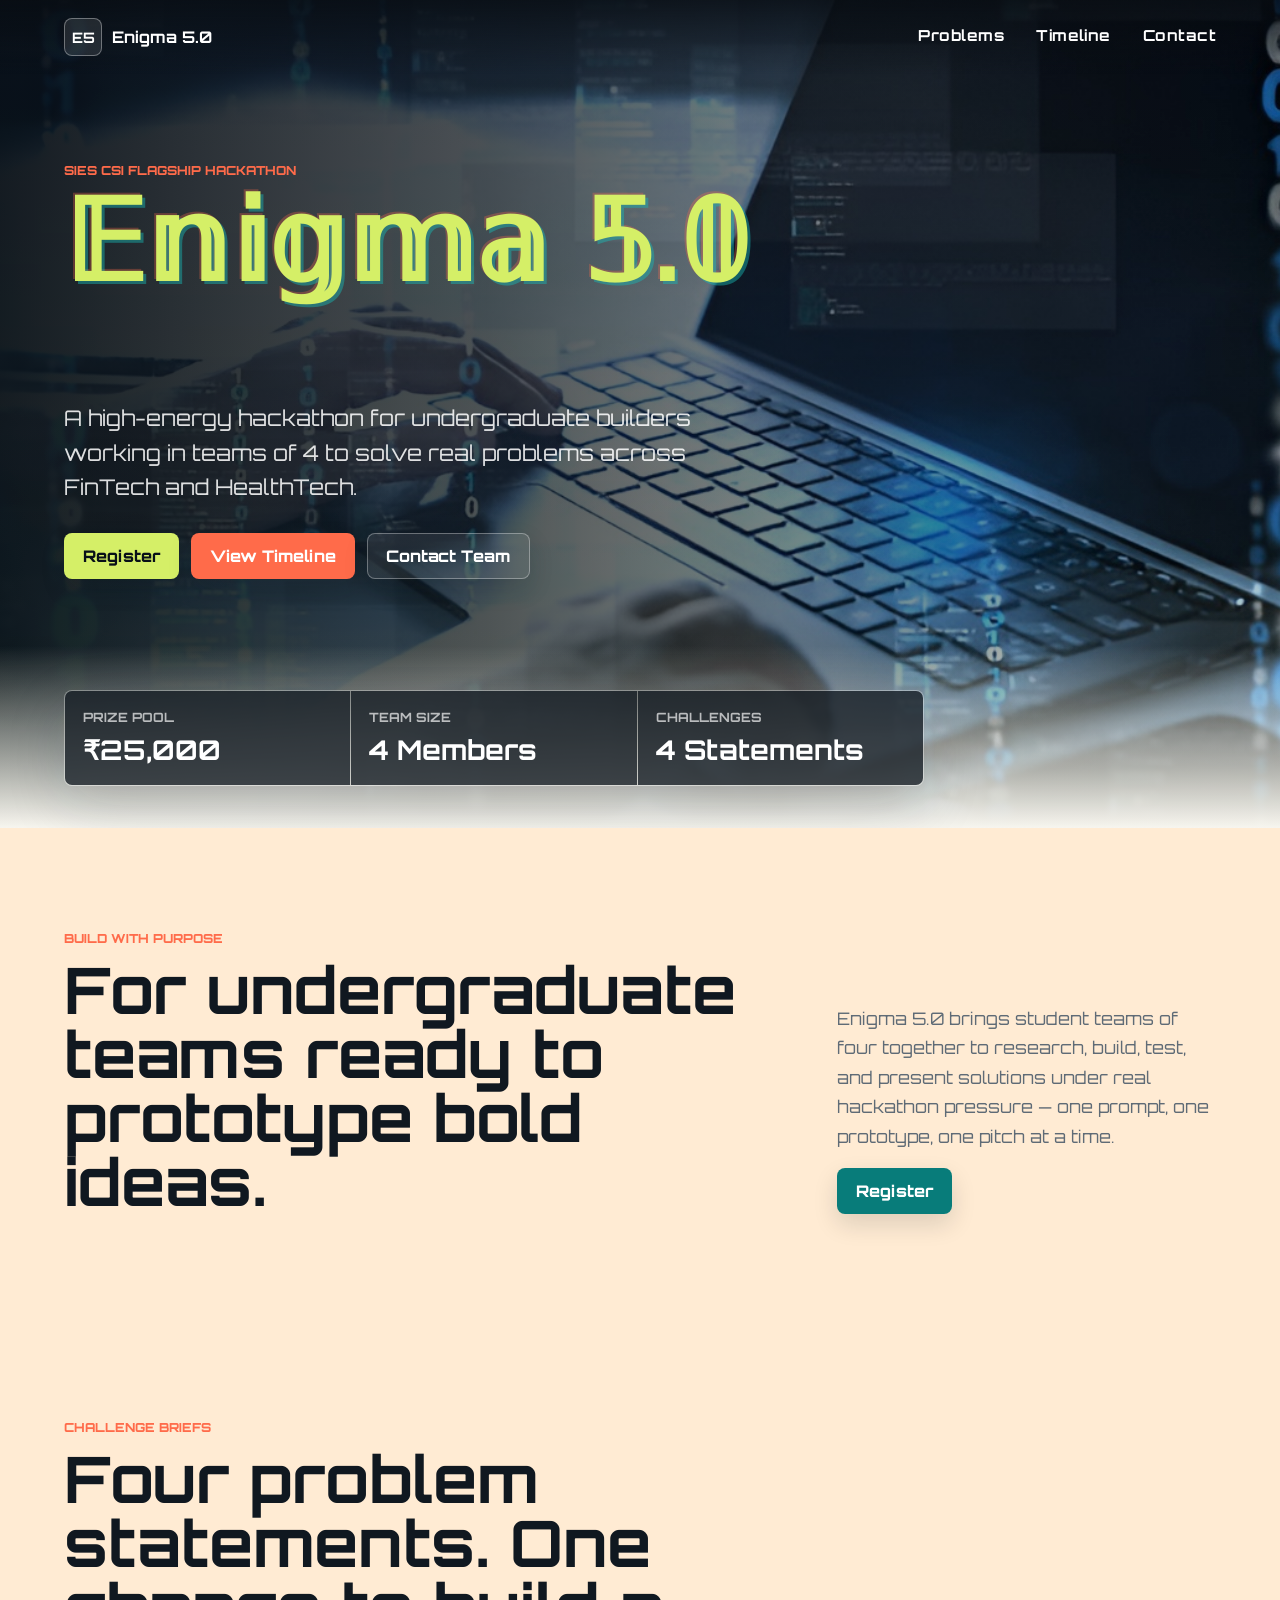
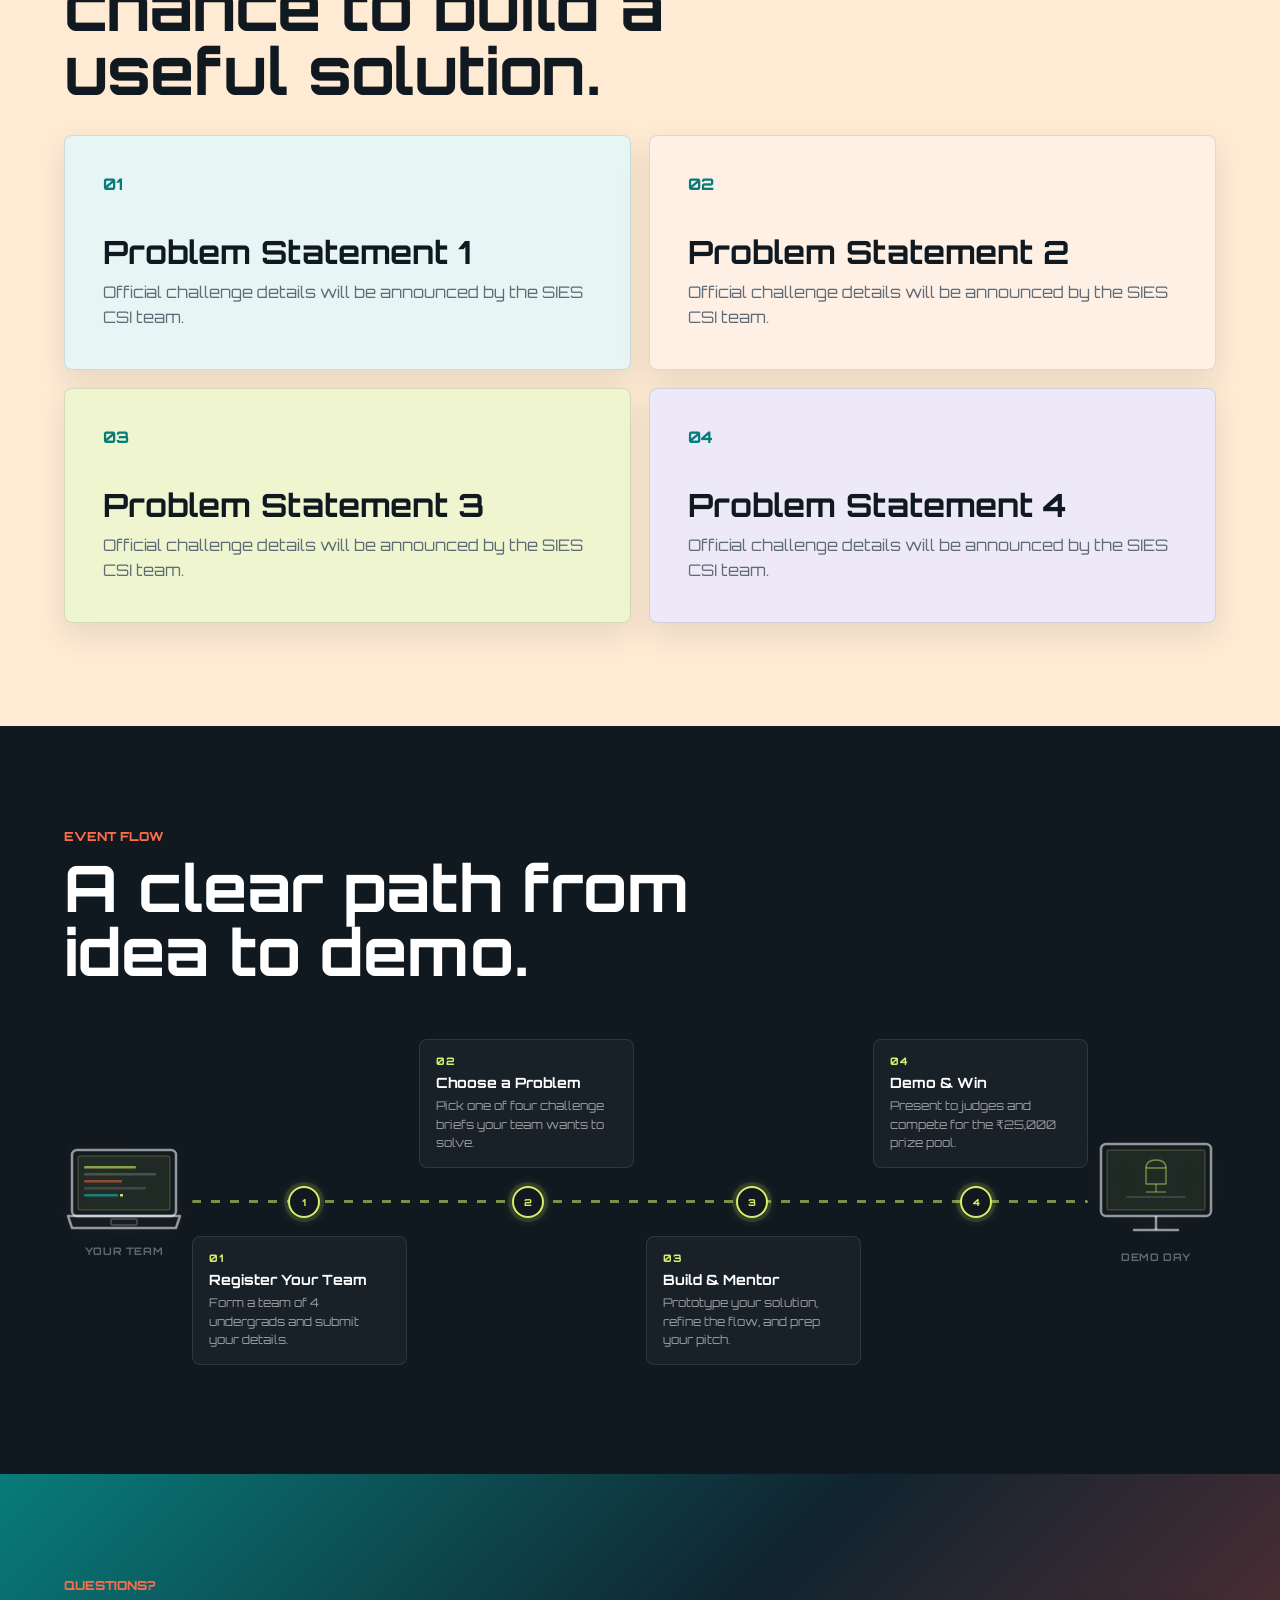
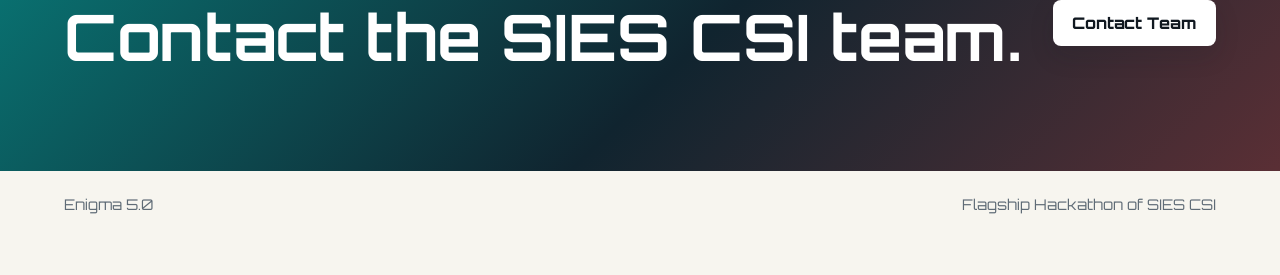
<file: index.html>
<!DOCTYPE html>
<html lang="en">
<head>
  <meta charset="UTF-8">
  <meta name="viewport" content="width=device-width, initial-scale=1.0">
  <title>Enigma 5.0 | SIES CSI Hackathon</title>
  <link rel="preconnect" href="https://fonts.googleapis.com">
  <link rel="preconnect" href="https://fonts.gstatic.com" crossorigin>
  <link href="https://fonts.googleapis.com/css2?family=Orbitron:wght@400;500;600;700;800&display=swap" rel="stylesheet">
  <link rel="stylesheet" href="styles.css">
</head>
<body>
  <header class="site-header">
    <a class="brand" href="#home" aria-label="Enigma 5.0 home">
      <span class="brand-mark">E5</span>
      <span>Enigma 5.0</span>
    </a>
    <nav class="nav-links" aria-label="Primary navigation">
      <a href="#tracks">Problems</a>
      <a href="#timeline">Timeline</a>
      <a href="#contact">Contact</a>
    </nav>
  </header>
 
  <main>
    <section class="hero" id="home">
      <div class="hero-content">
        <p class="eyebrow">SIES CSI flagship hackathon</p>
        <h1 class="decode-text" data-decode-text="𝔼𝕟𝕚𝕘𝕞𝕒 𝟝.𝟘">𝔼𝕟𝕚𝕘𝕞𝕒 𝟝.𝟘<span class="decode-cursor" aria-hidden="true"></span></h1>
        <p class="hero-copy">
          A high-energy hackathon for undergraduate builders working in teams of 4 to solve real problems across FinTech and HealthTech.
        </p>
        <div class="hero-actions" aria-label="Event actions">
          <a class="button primary" href="register.html">Register</a>
          <a class="button secondary" href="#timeline">View Timeline</a>
          <a class="button ghost" href="#contact">Contact Team</a>
        </div>
      </div>
      <div class="hero-stats" aria-label="Event highlights">
        <div>
          <span>Prize Pool</span>
          <strong>&#8377;25,000</strong>
        </div>
        <div>
          <span>Team Size</span>
          <strong>4 Members</strong>
        </div>
        <div>
          <span>Challenges</span>
          <strong>4 Statements</strong>
        </div>
      </div>
    </section>
 
    <section class="section intro" id="register">
      <div class="section-heading reveal">
        <p class="eyebrow">Build with purpose</p>
        <h2>For undergraduate teams ready to prototype bold ideas.</h2>
      </div>
      <div class="intro-copy reveal-left">
        <p>
          Enigma 5.0 brings student teams of four together to research, build, test, and present solutions under real hackathon pressure — one prompt, one prototype, one pitch at a time.
        </p>
        <a class="button primary dark" href="register.html">Register</a>
      </div>
    </section>
 
    <section class="section" id="tracks">
      <div class="section-heading reveal">
        <p class="eyebrow">Challenge Briefs</p>
        <h2>Four problem statements. One chance to build a useful solution.</h2>
      </div>
      <div class="problem-grid stagger-grid">
        <article class="problem-card reveal-scale" tabindex="0">
          <span class="track-number">01</span>
          <h3>Problem Statement 1</h3>
          <p>Official challenge details will be announced by the SIES CSI team.</p>
          <div class="problem-details">
            <p>The complete challenge brief, expected outcomes, and supporting resources will be published here.</p>
            <div class="problem-meta">
              <span>Scope <strong>To be announced</strong></span>
              <span>Evaluation <strong>To be announced</strong></span>
            </div>
          </div>
        </article>
        <article class="problem-card reveal-scale" tabindex="0">
          <span class="track-number">02</span>
          <h3>Problem Statement 2</h3>
          <p>Official challenge details will be announced by the SIES CSI team.</p>
          <div class="problem-details">
            <p>The complete challenge brief, expected outcomes, and supporting resources will be published here.</p>
            <div class="problem-meta">
              <span>Scope <strong>To be announced</strong></span>
              <span>Evaluation <strong>To be announced</strong></span>
            </div>
          </div>
        </article>
        <article class="problem-card reveal-scale" tabindex="0">
          <span class="track-number">03</span>
          <h3>Problem Statement 3</h3>
          <p>Official challenge details will be announced by the SIES CSI team.</p>
          <div class="problem-details">
            <p>The complete challenge brief, expected outcomes, and supporting resources will be published here.</p>
            <div class="problem-meta">
              <span>Scope <strong>To be announced</strong></span>
              <span>Evaluation <strong>To be announced</strong></span>
            </div>
          </div>
        </article>
        <article class="problem-card reveal-scale" tabindex="0">
          <span class="track-number">04</span>
          <h3>Problem Statement 4</h3>
          <p>Official challenge details will be announced by the SIES CSI team.</p>
          <div class="problem-details">
            <p>The complete challenge brief, expected outcomes, and supporting resources will be published here.</p>
            <div class="problem-meta">
              <span>Scope <strong>To be announced</strong></span>
              <span>Evaluation <strong>To be announced</strong></span>
            </div>
          </div>
        </article>
        <div class="problem-detail-panel" aria-live="polite"></div>
      </div>
    </section>
 
    <section class="timeline-section" id="timeline">
      <div class="section-heading reveal">
        <p class="eyebrow">Event Flow</p>
        <h2>A clear path from idea to demo.</h2>
      </div>

      <div class="rig-wrap">

        <!-- Left device: Laptop -->
        <figure class="rig-device rig-laptop" aria-hidden="true">
          <svg class="rig-svg" viewBox="0 0 120 88" fill="none" xmlns="http://www.w3.org/2000/svg">
            <rect x="8" y="4" width="104" height="66" rx="5" stroke="currentColor" stroke-width="2.5"/>
            <rect x="14" y="10" width="92" height="54" rx="2" fill="rgba(213,239,103,0.07)" stroke="rgba(213,239,103,0.28)" stroke-width="1"/>
            <rect x="20" y="20" width="52" height="2.5" rx="1" fill="rgba(213,239,103,0.6)"/>
            <rect x="20" y="27" width="72" height="2.5" rx="1" fill="rgba(255,255,255,0.18)"/>
            <rect x="20" y="34" width="38" height="2.5" rx="1" fill="rgba(255,107,74,0.5)"/>
            <rect x="20" y="41" width="62" height="2.5" rx="1" fill="rgba(255,255,255,0.14)"/>
            <rect x="20" y="48" width="34" height="2.5" rx="1" fill="rgba(24,183,179,0.6)"/>
            <rect x="56" y="48" width="3" height="2.5" rx="0.5" fill="rgba(213,239,103,0.95)" class="rig-cursor"/>
            <path d="M4 70 L116 70 L112 82 L8 82 Z" stroke="currentColor" stroke-width="2.5" stroke-linejoin="round"/>
            <rect x="47" y="73" width="26" height="6" rx="1.5" stroke="currentColor" stroke-width="1.5" opacity="0.45"/>
          </svg>
          <figcaption>Your Team</figcaption>
        </figure>

        <!-- Wire track with step nodes -->
        <div class="rig-track">
          <!-- Cards above wire: steps 2 & 4 -->
          <div class="rig-row rig-top">
            <div class="rig-slot"></div>
            <div class="rig-slot">
              <div class="rig-card reveal">
                <span class="rig-num">02</span>
                <strong>Choose a Problem</strong>
                <p>Pick one of four challenge briefs your team wants to solve.</p>
              </div>
            </div>
            <div class="rig-slot"></div>
            <div class="rig-slot">
              <div class="rig-card reveal">
                <span class="rig-num">04</span>
                <strong>Demo &amp; Win</strong>
                <p>Present to judges and compete for the &#8377;25,000 prize pool.</p>
              </div>
            </div>
          </div>

          <!-- The cable with 4 nodes -->
          <div class="rig-cable">
            <div class="cable-line"></div>
            <div class="cable-nodes">
              <div class="cable-node" data-step="1"></div>
              <div class="cable-node" data-step="2"></div>
              <div class="cable-node" data-step="3"></div>
              <div class="cable-node" data-step="4"></div>
            </div>
          </div>

          <!-- Cards below wire: steps 1 & 3 -->
          <div class="rig-row rig-bottom">
            <div class="rig-slot">
              <div class="rig-card reveal">
                <span class="rig-num">01</span>
                <strong>Register Your Team</strong>
                <p>Form a team of 4 undergrads and submit your details.</p>
              </div>
            </div>
            <div class="rig-slot"></div>
            <div class="rig-slot">
              <div class="rig-card reveal">
                <span class="rig-num">03</span>
                <strong>Build &amp; Mentor</strong>
                <p>Prototype your solution, refine the flow, and prep your pitch.</p>
              </div>
            </div>
            <div class="rig-slot"></div>
          </div>
        </div>

        <!-- Right device: Monitor -->
        <figure class="rig-device rig-monitor" aria-hidden="true">
          <svg class="rig-svg" viewBox="0 0 120 100" fill="none" xmlns="http://www.w3.org/2000/svg">
            <rect x="5" y="4" width="110" height="72" rx="5" stroke="currentColor" stroke-width="2.5"/>
            <rect x="11" y="10" width="98" height="60" rx="2" fill="rgba(213,239,103,0.07)" stroke="rgba(213,239,103,0.28)" stroke-width="1"/>
            <!-- Trophy icon area -->
            <path d="M50 28 L50 44 L70 44 L70 28 Z" stroke="rgba(213,239,103,0.5)" stroke-width="1.5" stroke-linejoin="round"/>
            <path d="M50 28 Q50 20 60 20 Q70 20 70 28" stroke="rgba(213,239,103,0.5)" stroke-width="1.5"/>
            <line x1="60" y1="44" x2="60" y2="52" stroke="rgba(213,239,103,0.4)" stroke-width="1.5"/>
            <line x1="50" y1="52" x2="70" y2="52" stroke="rgba(213,239,103,0.4)" stroke-width="1.5"/>
            <rect x="30" y="56" width="60" height="2" rx="1" fill="rgba(255,255,255,0.12)"/>
            <!-- Stand -->
            <line x1="60" y1="76" x2="60" y2="90" stroke="currentColor" stroke-width="2.5"/>
            <line x1="38" y1="90" x2="82" y2="90" stroke="currentColor" stroke-width="2.5" stroke-linecap="round"/>
          </svg>
          <figcaption>Demo Day</figcaption>
        </figure>

      </div>

      <!-- Mobile-only: zigzag road timeline -->
      <div class="mobile-timeline" aria-label="Event steps">

        <div class="mt-step mt-right">
          <div class="mt-node">01</div>
          <div class="mt-connector mt-connector-right"></div>
          <div class="mt-card">
            <strong>Register Your Team</strong>
            <p>Form a team of 4 undergrads and submit your details.</p>
          </div>
        </div>

        <div class="mt-curve mt-curve-r2l"></div>

        <div class="mt-step mt-left">
          <div class="mt-card">
            <strong>Choose a Problem</strong>
            <p>Pick one of four challenge briefs your team wants to solve.</p>
          </div>
          <div class="mt-connector mt-connector-left"></div>
          <div class="mt-node">02</div>
        </div>

        <div class="mt-curve mt-curve-l2r"></div>

        <div class="mt-step mt-right">
          <div class="mt-node">03</div>
          <div class="mt-connector mt-connector-right"></div>
          <div class="mt-card">
            <strong>Build &amp; Mentor</strong>
            <p>Prototype your solution, refine the flow, and prep your pitch.</p>
          </div>
        </div>

        <div class="mt-curve mt-curve-r2l"></div>

        <div class="mt-step mt-left">
          <div class="mt-card">
            <strong>Demo &amp; Win</strong>
            <p>Present to judges and compete for the &#8377;25,000 prize pool.</p>
          </div>
          <div class="mt-connector mt-connector-left"></div>
          <div class="mt-node">04</div>
        </div>

      </div>

    </section>
 
    <section class="contact-band" id="contact">
      <div class="reveal-left">
        <p class="eyebrow">Questions?</p>
        <h2>Contact the SIES CSI team.</h2>
      </div>
      <div class="contact-menu reveal">
        <a class="button secondary light" href="mailto:siescsi@example.com?subject=Enigma%205.0%20Query">Contact Team</a>
        <aside class="contact-popover" aria-label="Enigma 5.0 contact details">
          <p class="contact-popover-title">Contact Coordinators</p>
          <div class="contact-details">
            <div class="contact-detail">
              <span>Coordinator 1</span>
              <strong>Phone: TBA</strong>
            </div>
            <div class="contact-detail">
              <span>Coordinator 2</span>
              <strong>Phone: TBA</strong>
            </div>
            <div class="contact-detail">
              <span>Coordinator 3</span>
              <strong>Phone: TBA</strong>
            </div>
            <a class="contact-detail contact-email" href="mailto:siescsi@example.com?subject=Enigma%205.0%20Query">
              <span>Email</span>
              <strong>siescsi@example.com</strong>
            </a>
          </div>
        </aside>
      </div>
    </section>
  </main>
 
  <footer class="site-footer">
    <span>Enigma 5.0</span>
    <span>Flagship Hackathon of SIES CSI</span>
  </footer>
 
  <script>
    const prefersReducedMotion = window.matchMedia("(prefers-reduced-motion: reduce)").matches;
 
    /*
      Decode effect: the hero headline resolves out of scrambled cipher
      characters, one letter at a time, echoing the "Enigma" theme from the
      brief. Skipped entirely if the visitor prefers reduced motion.
    */
    (function decodeHeadline() {
      const heading = document.querySelector(".decode-text");
      if (!heading) return;
 
      const finalText = heading.getAttribute("data-decode-text") || heading.textContent.trim();
      // Array.from keeps double-struck Unicode characters intact while decoding.
      const characters = Array.from(finalText);
      const cursor = heading.querySelector(".decode-cursor");
      const glyphs = "ABCDEFGHIJKLMNOPQRSTUVWXYZ0123456789#%&*+";
 
      if (prefersReducedMotion) {
        heading.textContent = finalText;
        if (cursor) heading.appendChild(cursor);
        return;
      }
 
      let frame = 0;
      const framesPerReveal = 3;
      let revealed = 0;
      heading.classList.add("is-decoding");
 
      const tick = () => {
        let output = "";
        for (let i = 0; i < characters.length; i += 1) {
          if (i < revealed || characters[i] === " ") {
            output += characters[i];
          } else {
            output += glyphs[Math.floor(Math.random() * glyphs.length)];
          }
        }
        heading.textContent = output;
        if (cursor) heading.appendChild(cursor);
 
        frame += 1;
        if (frame % framesPerReveal === 0 && revealed < characters.length) {
          revealed += 1;
        }
 
        if (revealed >= characters.length) {
          heading.textContent = finalText;
          if (cursor) heading.appendChild(cursor);
          heading.classList.remove("is-decoding");
          return;
        }
 
        requestAnimationFrame(tick);
      };
 
      requestAnimationFrame(tick);
    })();
 
    /*
      Scroll reveal: animation begins once at least 15% of an element is
      visible, then it is unobserved to keep the interaction lightweight.
    */
    (function scrollReveal() {
      const revealEls = document.querySelectorAll(
        ".reveal, .reveal-left, .reveal-scale"
      );
      if (!revealEls.length) return;
 
      if (prefersReducedMotion || !("IntersectionObserver" in window)) {
        revealEls.forEach((el) => el.classList.add("active"));
        return;
      }
 
      const observer = new IntersectionObserver(
        (entries) => {
          entries.forEach((entry) => {
            if (entry.isIntersecting) {
              entry.target.classList.add("active");
              observer.unobserve(entry.target);
            }
          });
        },
        { threshold: 0.15 }
      );
 
      revealEls.forEach((el) => observer.observe(el));
    })();

    (function problemStatementDetails() {
      document.querySelectorAll(".problem-grid").forEach((grid) => {
        const cards = grid.querySelectorAll(".problem-card");
        const detailPanel = grid.querySelector(".problem-detail-panel");

        const setActiveCard = (activeCard) => {
          grid.classList.add("has-active-card");
          grid.dataset.activeCard = Array.from(cards).indexOf(activeCard) + 1;

          if (detailPanel) {
            const content = document.createElement("div");
            content.className = "problem-detail-content";
            content.append(
              activeCard.querySelector(".track-number").cloneNode(true),
              activeCard.querySelector("h3").cloneNode(true)
            );

            const details = activeCard.querySelector(".problem-details").cloneNode(true);
            details.className = "panel-details";
            content.append(details);
            detailPanel.replaceChildren(content);
          }

          cards.forEach((card) => {
            card.classList.toggle("is-active", card === activeCard);
            card.classList.toggle("is-muted", card !== activeCard);
          });
        };

        const clearActiveCard = () => {
          grid.classList.remove("has-active-card");
          delete grid.dataset.activeCard;
          detailPanel?.replaceChildren();
          cards.forEach((card) => card.classList.remove("is-active", "is-muted"));
        };

        cards.forEach((card) => {
          card.addEventListener("pointerenter", () => setActiveCard(card));
          card.addEventListener("focus", () => setActiveCard(card));
        });

        grid.addEventListener("pointerleave", clearActiveCard);
        grid.addEventListener("focusout", (event) => {
          if (!grid.contains(event.relatedTarget)) clearActiveCard();
        });
      });
    })();

    document.querySelectorAll('a[href^="#"]').forEach((anchor) => {
      anchor.addEventListener("click", (event) => {
        const targetId = anchor.getAttribute("href");
 
        if (targetId === "#") return;
 
        const targetSection = document.querySelector(targetId);
        const header = document.querySelector(".site-header");
 
        if (!targetSection || !header) return;
 
        event.preventDefault();
 
        const headerHeight = header.offsetHeight;
 
        /*
          getBoundingClientRect().top gives the target's position relative to
          the current viewport. Adding window.scrollY converts it to the target's
          absolute page position. Subtracting headerHeight leaves room for the
          fixed header so it does not cover the section heading.
        */
        const targetPosition =
          targetSection.getBoundingClientRect().top + window.scrollY - headerHeight;
 
        window.scrollTo({
          top: targetPosition,
          behavior: "smooth"
        });
      });
    });

    /*
      Hide header on scroll-down, reveal on scroll-up.
      A small threshold (8px) prevents jitter on tiny bounces.
    */
    (function hideOnScroll() {
      const header = document.querySelector(".site-header");
      if (!header || prefersReducedMotion) return;

      let lastY = window.scrollY;
      const THRESHOLD = 8;

      window.addEventListener("scroll", () => {
        const currentY = window.scrollY;

        /* Toggle solid bg once scrolled past the hero gradient */
        header.classList.toggle("is-scrolled", currentY > 60);

        /* Only act if we've moved more than the threshold */
        if (Math.abs(currentY - lastY) < THRESHOLD) return;

        if (currentY > lastY && currentY > 80) {
          /* Scrolling DOWN — hide */
          header.classList.add("is-hidden");
        } else {
          /* Scrolling UP — reveal */
          header.classList.remove("is-hidden");
        }

        lastY = currentY;
      }, { passive: true });
    })();
  </script>
</body>
</html>
</file>
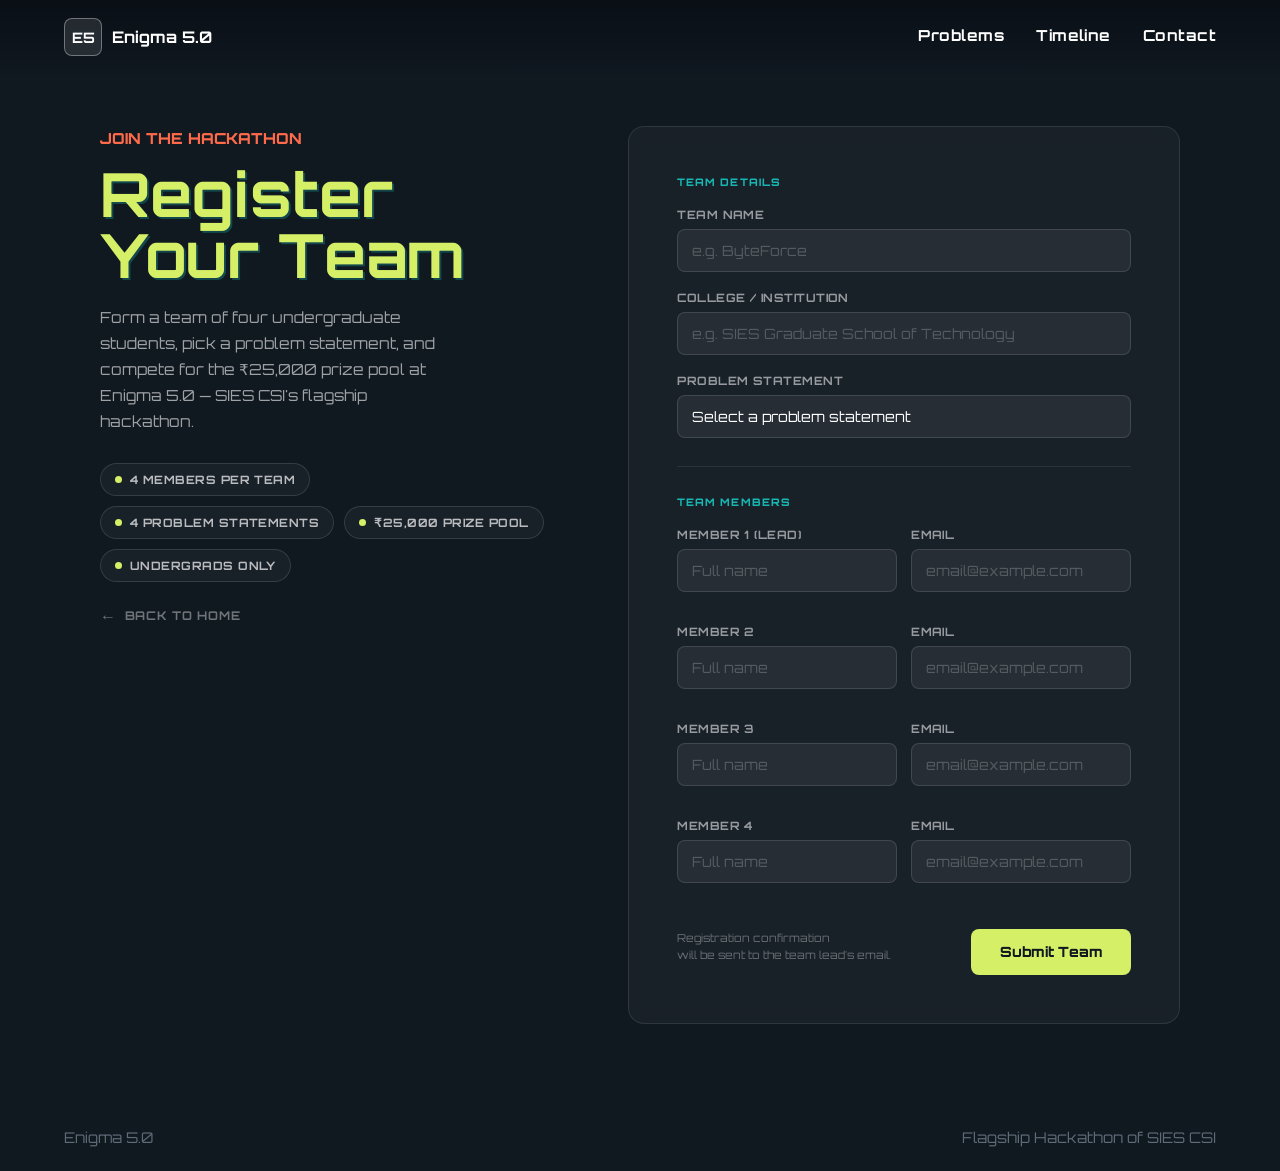
<file: register.html>
<!DOCTYPE html>
<html lang="en">
<head>
  <meta charset="UTF-8">
  <meta name="viewport" content="width=device-width, initial-scale=1.0">
  <title>Register | Enigma 5.0</title>
  <meta name="description" content="Register your team for Enigma 5.0, the flagship hackathon of SIES CSI.">
  <link rel="preconnect" href="https://fonts.googleapis.com">
  <link rel="preconnect" href="https://fonts.gstatic.com" crossorigin>
  <link href="https://fonts.googleapis.com/css2?family=Orbitron:wght@400;500;600;700;800&display=swap" rel="stylesheet">
  <link rel="stylesheet" href="styles.css">
  <style>
    /* ── Page-level overrides ───────────────────── */
    body {
      background: var(--ink);
      color: var(--white);
    }

    .reg-page {
      min-height: 100vh;
      display: grid;
      place-items: center;
      padding: clamp(100px, 14vh, 140px) clamp(18px, 5vw, 72px) clamp(56px, 8vw, 80px);
    }

    /* ── Split layout ───────────────────────────── */
    .reg-wrap {
      display: grid;
      grid-template-columns: minmax(0, 0.9fr) minmax(0, 1.1fr);
      gap: clamp(32px, 6vw, 80px);
      align-items: start;
      width: 100%;
      max-width: 1080px;
    }

    /* ── Left side: info ────────────────────────── */
    .reg-info {
      position: sticky;
      top: 120px;
    }

    .reg-info .eyebrow {
      color: var(--coral);
    }

    .reg-info h1 {
      font-size: clamp(2.2rem, 5vw, 3.8rem);
      color: var(--lime);
      text-shadow: 2px 2px 0 rgba(24,183,179,0.3);
      line-height: 1;
      margin-bottom: 20px;
    }

    .reg-info p {
      color: rgba(255,255,255,0.6);
      font-size: 0.95rem;
      line-height: 1.7;
      max-width: 360px;
    }

    .reg-pills {
      display: flex;
      flex-wrap: wrap;
      gap: 10px;
      margin-top: 28px;
    }

    .reg-pill {
      display: inline-flex;
      align-items: center;
      gap: 8px;
      padding: 8px 14px;
      border: 1px solid rgba(255,255,255,0.12);
      border-radius: 999px;
      font-size: 0.72rem;
      font-weight: 700;
      color: rgba(255,255,255,0.7);
      background: rgba(255,255,255,0.04);
      letter-spacing: 0.04em;
      text-transform: uppercase;
    }

    .reg-pill span {
      display: inline-block;
      width: 7px;
      height: 7px;
      border-radius: 50%;
      background: var(--lime);
      flex-shrink: 0;
    }

    /* ── Form card ──────────────────────────────── */
    .reg-form-card {
      background: rgba(255,255,255,0.04);
      border: 1px solid rgba(255,255,255,0.1);
      border-radius: 16px;
      padding: clamp(28px, 5vw, 48px);
      backdrop-filter: blur(8px);
    }

    .form-section-label {
      display: block;
      margin: 0 0 18px;
      font-size: 0.65rem;
      font-weight: 800;
      letter-spacing: 0.1em;
      text-transform: uppercase;
      color: var(--teal);
    }

    .form-divider {
      margin: 28px 0;
      border: none;
      border-top: 1px solid rgba(255,255,255,0.08);
    }

    .form-group {
      margin-bottom: 18px;
    }

    .form-group label {
      display: block;
      margin-bottom: 7px;
      font-size: 0.72rem;
      font-weight: 700;
      color: rgba(255,255,255,0.55);
      letter-spacing: 0.04em;
      text-transform: uppercase;
    }

    .form-group input,
    .form-group select {
      width: 100%;
      padding: 12px 14px;
      background: rgba(255,255,255,0.06);
      border: 1px solid rgba(255,255,255,0.12);
      border-radius: 8px;
      color: var(--white);
      font-family: var(--font-cool);
      font-size: 0.88rem;
      outline: none;
      transition: border-color 200ms ease, background 200ms ease, box-shadow 200ms ease;
      appearance: none;
    }

    .form-group input::placeholder {
      color: rgba(255,255,255,0.22);
    }

    .form-group input:focus,
    .form-group select:focus {
      border-color: var(--teal);
      background: rgba(24,183,179,0.06);
      box-shadow: 0 0 0 3px rgba(24,183,179,0.12);
    }

    .form-group select option {
      background: #15212b;
      color: var(--white);
    }

    .members-grid {
      display: grid;
      grid-template-columns: 1fr 1fr;
      gap: 14px;
    }

    .form-submit {
      margin-top: 28px;
      display: flex;
      align-items: center;
      justify-content: space-between;
      gap: 16px;
      flex-wrap: wrap;
    }

    .form-note {
      font-size: 0.68rem;
      color: rgba(255,255,255,0.35);
      line-height: 1.5;
    }

    .button.primary.reg-btn {
      min-width: 160px;
      background: var(--lime);
      color: var(--ink);
      font-size: 0.88rem;
      box-shadow: 0 0 0 0 rgba(213,239,103,0);
      transition: transform 180ms ease, box-shadow 260ms ease;
    }

    .button.primary.reg-btn:hover {
      box-shadow:
        0 0 0 4px rgba(213,239,103,0.2),
        0 12px 32px rgba(213,239,103,0.28);
    }

    /* ── Back link ──────────────────────────────── */
    .back-link {
      display: inline-flex;
      align-items: center;
      gap: 8px;
      margin-top: 24px;
      font-size: 0.75rem;
      font-weight: 700;
      color: rgba(255,255,255,0.4);
      text-transform: uppercase;
      letter-spacing: 0.06em;
      transition: color 200ms ease;
    }

    .back-link:hover { color: var(--lime); }

    .back-link::before {
      content: "←";
      font-size: 1rem;
    }

    /* ── Responsive ─────────────────────────────── */
    @media (max-width: 720px) {
      .reg-wrap {
        grid-template-columns: 1fr;
      }

      .reg-info {
        position: static;
      }

      .members-grid {
        grid-template-columns: 1fr;
      }
    }
  </style>
</head>
<body>

  <header class="site-header">
    <a class="brand" href="index.html" aria-label="Enigma 5.0 home">
      <span class="brand-mark">E5</span>
      <span>Enigma 5.0</span>
    </a>
    <nav class="nav-links" aria-label="Primary navigation">
      <a href="index.html#tracks">Problems</a>
      <a href="index.html#timeline">Timeline</a>
      <a href="index.html#contact">Contact</a>
    </nav>
  </header>

  <main class="reg-page">
    <div class="reg-wrap">

      <!-- Left: context -->
      <div class="reg-info">
        <p class="eyebrow">Join the hackathon</p>
        <h1>Register<br>Your Team</h1>
        <p>
          Form a team of four undergraduate students, pick a problem statement, and compete for the
          ₹25,000 prize pool at Enigma 5.0 — SIES CSI's flagship hackathon.
        </p>
        <div class="reg-pills">
          <div class="reg-pill"><span></span>4 Members per team</div>
          <div class="reg-pill"><span></span>4 Problem Statements</div>
          <div class="reg-pill"><span></span>₹25,000 Prize Pool</div>
          <div class="reg-pill"><span></span>Undergrads Only</div>
        </div>
        <a class="back-link" href="index.html">Back to home</a>
      </div>

      <!-- Right: form -->
      <div class="reg-form-card">
        <form id="registration-form" onsubmit="handleSubmit(event)" novalidate>

          <!-- Team details -->
          <span class="form-section-label">Team Details</span>

          <div class="form-group">
            <label for="team-name">Team Name</label>
            <input id="team-name" type="text" placeholder="e.g. ByteForce" autocomplete="off">
          </div>

          <div class="form-group">
            <label for="college">College / Institution</label>
            <input id="college" type="text" placeholder="e.g. SIES Graduate School of Technology">
          </div>

          <div class="form-group">
            <label for="problem-statement">Problem Statement</label>
            <select id="problem-statement">
              <option value="" disabled selected>Select a problem statement</option>
              <option value="ps1">Problem Statement 01 — To be announced</option>
              <option value="ps2">Problem Statement 02 — To be announced</option>
              <option value="ps3">Problem Statement 03 — To be announced</option>
              <option value="ps4">Problem Statement 04 — To be announced</option>
            </select>
          </div>

          <hr class="form-divider">

          <!-- Members -->
          <span class="form-section-label">Team Members</span>

          <div class="members-grid">
            <div class="form-group">
              <label for="m1-name">Member 1 (Lead)</label>
              <input id="m1-name" type="text" placeholder="Full name">
            </div>
            <div class="form-group">
              <label for="m1-email">Email</label>
              <input id="m1-email" type="email" placeholder="email@example.com">
            </div>

            <div class="form-group">
              <label for="m2-name">Member 2</label>
              <input id="m2-name" type="text" placeholder="Full name">
            </div>
            <div class="form-group">
              <label for="m2-email">Email</label>
              <input id="m2-email" type="email" placeholder="email@example.com">
            </div>

            <div class="form-group">
              <label for="m3-name">Member 3</label>
              <input id="m3-name" type="text" placeholder="Full name">
            </div>
            <div class="form-group">
              <label for="m3-email">Email</label>
              <input id="m3-email" type="email" placeholder="email@example.com">
            </div>

            <div class="form-group">
              <label for="m4-name">Member 4</label>
              <input id="m4-name" type="text" placeholder="Full name">
            </div>
            <div class="form-group">
              <label for="m4-email">Email</label>
              <input id="m4-email" type="email" placeholder="email@example.com">
            </div>
          </div>

          <div class="form-submit">
            <p class="form-note">
              Registration confirmation<br>will be sent to the team lead's email.
            </p>
            <button type="submit" class="button primary reg-btn">Submit Team</button>
          </div>

        </form>
      </div>

    </div>
  </main>

  <footer class="site-footer">
    <span>Enigma 5.0</span>
    <span>Flagship Hackathon of SIES CSI</span>
  </footer>

  <script>
    function handleSubmit(e) {
      e.preventDefault();
      const btn = document.querySelector('.reg-btn');
      btn.textContent = 'Submitted ✓';
      btn.style.background = 'var(--teal)';
      btn.style.pointerEvents = 'none';
    }
  </script>

</body>
</html>
</file>
<file: styles.css>
:root {
  --font-cool: "Orbitron", "Segoe UI", sans-serif;
  --font-cool-bold: "Orbitron", "Segoe UI", sans-serif;
  --ink: #101820;
  --muted: #5f6b76;
  --paper: #f7f5ef;
  --white: #ffffff;
  --teal: #18b7b3;
  --teal-dark: #087c7a;
  --coral: #ff6b4a;
  --lime: #d5ef67;
  --shadow: 0 20px 60px rgba(12, 25, 38, 0.16);
}

* {
  box-sizing: border-box;
}

html {
  scroll-behavior: smooth;
}

body {
  margin: 0;
  font-family: var(--font-cool);
  color: var(--ink);
  background: var(--paper);
}

a {
  color: inherit;
  text-decoration: none;
}

@media (prefers-reduced-motion: reduce) {

  *,
  *::before,
  *::after {
    animation-duration: 0.01ms !important;
    animation-iteration-count: 1 !important;
    transition-duration: 0.01ms !important;
    scroll-behavior: auto !important;
  }
}

.site-header {
  position: fixed;
  z-index: 20;
  top: 0;
  left: 0;
  right: 0;
  display: flex;
  align-items: center;
  justify-content: space-between;
  gap: 24px;
  padding: 18px clamp(18px, 5vw, 72px);
  color: #ffffff;
  background: linear-gradient(180deg, rgba(8, 13, 19, 0.78), rgba(8, 13, 19, 0));
  transition: transform 320ms cubic-bezier(0.22, 1, 0.36, 1),
    background 260ms ease;
}

/* Scrolled state: solid dark background */
.site-header.is-scrolled {
  background: rgba(8, 13, 19, 0.95);
  backdrop-filter: blur(8px);
}

/* Hide state: slide up off-screen */
.site-header.is-hidden {
  transform: translateY(-110%);
}

.brand,
.nav-links {
  display: flex;
  align-items: center;
}

.brand {
  gap: 10px;
  font-weight: 800;
}

.brand-mark {
  display: inline-grid;
  width: 38px;
  height: 38px;
  place-items: center;
  border: 1px solid rgba(255, 255, 255, 0.35);
  border-radius: 8px;
  background: rgba(255, 255, 255, 0.1);
  font-size: 0.9rem;
}

.nav-links {
  gap: clamp(14px, 3vw, 32px);
  font-size: 0.95rem;
  font-weight: 700;
  letter-spacing: 0.03em;
}

.nav-links a {
  position: relative;
  padding-bottom: 4px;
}

.nav-links a::after {
  content: "";
  position: absolute;
  left: 0;
  right: 100%;
  bottom: 0;
  height: 2px;
  background: var(--lime);
  transition: right 260ms cubic-bezier(0.22, 1, 0.36, 1);
}

.nav-links a:hover::after,
.nav-links a:focus-visible::after {
  right: 0;
}

.hero {
  position: relative;
  min-height: 92vh;
  display: grid;
  align-items: end;
  padding: 132px clamp(18px, 5vw, 72px) 42px;
  color: var(--white);
  overflow: hidden;
  background-image:
    linear-gradient(90deg, rgba(5, 12, 20, 0.94) 0%, rgba(5, 12, 20, 0.72) 38%, rgba(5, 12, 20, 0.18) 100%),
    url("assets/enigma-hero.png");
  background-size: cover;
  background-position: center;
}

.hero::after {
  content: "";
  position: absolute;
  inset: auto 0 0;
  height: 22%;
  background: linear-gradient(180deg, rgba(247, 245, 239, 0), var(--paper));
  pointer-events: none;
}

.hero::before {
  content: "";
  position: absolute;
  inset: 0;
  z-index: 1;
  background: linear-gradient(180deg, transparent 0%, rgba(213, 239, 103, 0.16) 48%, transparent 100%);
  background-size: 100% 320%;
  animation: scanline 9s linear infinite;
  pointer-events: none;
  mix-blend-mode: soft-light;
}

@keyframes scanline {
  0% {
    background-position: 0 -220%;
  }

  100% {
    background-position: 0 220%;
  }
}

@media (prefers-reduced-motion: reduce) {
  .hero::before {
    display: none;
  }
}

.hero-content {
  position: relative;
  z-index: 2;
  max-width: 740px;
  padding-bottom: clamp(48px, 9vh, 96px);
}

.eyebrow {
  margin: 0 0 12px;
  color: var(--coral);
  font-size: 0.78rem;
  font-weight: 800;
  letter-spacing: 0;
  text-transform: uppercase;
}

h1,
h2,
h3,
p {
  margin-top: 0;
}

h1,
h2,
h3,
.brand,
.button,
.nav-links,
.hero-stats strong,
.timeline strong {
  font-family: var(--font-cool-bold);
  font-weight: 700;
}

h1 {
  margin-bottom: 18px;
  color: var(--lime);
  font-family: "Cambria Math", "STIX Two Math", "Segoe UI Symbol", var(--font-cool-bold);
  font-size: clamp(3.5rem, 9vw, 7rem);
  line-height: 0.86;
  letter-spacing: 0;
  text-shadow: 3px 3px 0 rgba(24, 183, 179, 0.45), -2px -2px 0 rgba(255, 107, 74, 0.3);
}

.decode-text.is-decoding {
  color: var(--lime);
  text-shadow: 2px 0 var(--coral), -2px 0 var(--teal);
}

.decode-text .decode-cursor {
  display: inline-block;
  width: 0.55ch;
  margin-left: 4px;
  background: var(--lime);
  animation: cursor-blink 900ms steps(1) infinite;
}

@keyframes cursor-blink {

  0%,
  49% {
    opacity: 1;
  }

  50%,
  100% {
    opacity: 0;
  }
}

@media (prefers-reduced-motion: reduce) {
  .decode-text.is-decoding {
    color: inherit;
    text-shadow: none;
  }

  .decode-cursor {
    display: none;
  }
}

.hero-copy {
  max-width: 660px;
  margin-bottom: 28px;
  color: rgba(255, 255, 255, 0.86);
  font-size: clamp(1.05rem, 2vw, 1.35rem);
  line-height: 1.6;
}

.hero-actions {
  display: flex;
  flex-wrap: wrap;
  gap: 12px;
}

.hero .eyebrow,
.hero-copy,
.hero-actions {
  opacity: 0;
  transform: translateY(14px);
  animation: rise-in 640ms cubic-bezier(0.22, 1, 0.36, 1) forwards;
}

.hero .eyebrow {
  animation-delay: 80ms;
}

.hero-copy {
  animation-delay: 620ms;
}

.hero-actions {
  animation-delay: 760ms;
}

@media (prefers-reduced-motion: reduce) {

  .hero .eyebrow,
  .hero-copy,
  .hero-actions {
    opacity: 1;
    transform: none;
    animation: none;
  }
}

.button {
  position: relative;
  display: inline-flex;
  min-height: 46px;
  align-items: center;
  justify-content: center;
  border: 1px solid transparent;
  border-radius: 8px;
  padding: 0 18px;
  font-weight: 800;
  line-height: 1;
  overflow: hidden;
  box-shadow: 0 10px 24px rgba(12, 25, 38, 0.14);
  transition: transform 180ms ease, box-shadow 180ms ease, background 180ms ease, border-color 180ms ease;
}

.button::before {
  content: "";
  position: absolute;
  inset: 0;
  background: linear-gradient(115deg,
      transparent 0%,
      rgba(255, 255, 255, 0.42) 45%,
      transparent 60%);
  transform: translateX(-130%);
  transition: transform 520ms cubic-bezier(0.22, 1, 0.36, 1);
  pointer-events: none;
}

.button:hover::before {
  transform: translateX(130%);
}

.button:hover {
  transform: translateY(-2px);
}

.button:active {
  transform: translateY(2px);
  box-shadow:
    inset 0 3px 8px rgba(0, 0, 0, 0.28),
    0 4px 10px rgba(12, 25, 38, 0.12);
}

.button.primary {
  color: #081018;
  background: var(--lime);
}

.button.primary:hover {
  box-shadow:
    0 0 0 4px rgba(213, 239, 103, 0.22),
    0 14px 34px rgba(213, 239, 103, 0.34);
}

.button.primary.dark {
  color: var(--white);
  background: var(--teal-dark);
}

.button.secondary {
  color: var(--white);
  background: var(--coral);
}

.button.secondary.light {
  color: var(--ink);
  background: var(--white);
}

.button.ghost {
  color: var(--white);
  border-color: rgba(255, 255, 255, 0.32);
  background: rgba(255, 255, 255, 0.08);
}

.hero-stats {
  position: relative;
  z-index: 2;
  display: grid;
  grid-template-columns: repeat(3, minmax(0, 1fr));
  gap: 1px;
  max-width: 860px;
  background: rgba(255, 255, 255, 0.16);
  border: 1px solid rgba(255, 255, 255, 0.18);
  border-radius: 8px;
  overflow: hidden;
  box-shadow: var(--shadow);
}

.hero-stats div {
  padding: 18px;
  background: rgba(8, 16, 24, 0.74);
  opacity: 0;
  transform: translateY(14px);
  animation: rise-in 640ms cubic-bezier(0.22, 1, 0.36, 1) forwards;
}

.hero-stats div:nth-child(1) {
  animation-delay: 900ms;
}

.hero-stats div:nth-child(2) {
  animation-delay: 1020ms;
}

.hero-stats div:nth-child(3) {
  animation-delay: 1140ms;
}

@keyframes rise-in {
  to {
    opacity: 1;
    transform: translateY(0);
  }
}

@media (prefers-reduced-motion: reduce) {
  .hero-stats div {
    opacity: 1;
    transform: none;
    animation: none;
  }
}

.hero-stats span,
.timeline span {
  display: block;
  margin-bottom: 8px;
  color: rgba(255, 255, 255, 0.68);
  font-size: 0.8rem;
  font-weight: 700;
  text-transform: uppercase;
}

.hero-stats strong {
  font-size: clamp(1.1rem, 3vw, 1.7rem);
}

.section,
.timeline-section,
.contact-band {
  padding: clamp(56px, 8vw, 104px) clamp(18px, 5vw, 72px);
}

.section {
  background: #FFEBD3;
}

.reveal,
.reveal-left,
.reveal-scale {
  opacity: 0;
  transition: opacity 0.6s ease-out, transform 0.6s ease-out;
  will-change: opacity, transform;
}

.reveal {
  transform: translateY(40px);
}

.reveal-left {
  transform: translateX(-40px);
}

.reveal-scale {
  transform: scale(0.95);
}

.reveal.active,
.reveal-left.active,
.reveal-scale.active {
  opacity: 1;
  transform: translate(0) scale(1);
}

/* Cards and timeline steps enter in a short sequence after their grid appears. */
.stagger-grid> :is(.reveal, .reveal-left, .reveal-scale):nth-child(1) {
  transition-delay: 0s;
}

.stagger-grid> :is(.reveal, .reveal-left, .reveal-scale):nth-child(2) {
  transition-delay: 0.1s;
}

.stagger-grid> :is(.reveal, .reveal-left, .reveal-scale):nth-child(3) {
  transition-delay: 0.2s;
}

.stagger-grid> :is(.reveal, .reveal-left, .reveal-scale):nth-child(4) {
  transition-delay: 0.3s;
}

.stagger-grid> :is(.reveal, .reveal-left, .reveal-scale):nth-child(5) {
  transition-delay: 0.4s;
}

@media (prefers-reduced-motion: reduce) {

  .reveal,
  .reveal-left,
  .reveal-scale {
    opacity: 1;
    transform: none;
    transition: none;
  }
}

.section-heading {
  max-width: 720px;
}

.section-heading h2,
.contact-band h2 {
  margin-bottom: 0;
  font-size: clamp(2rem, 5vw, 4rem);
  line-height: 1;
  letter-spacing: 0;
}

.intro {
  display: grid;
  grid-template-columns: minmax(0, 1.1fr) minmax(280px, 0.6fr);
  gap: clamp(24px, 6vw, 80px);
  align-items: end;
}

.intro-copy p {
  color: var(--muted);
  font-size: 1.08rem;
  line-height: 1.7;
}

.problem-grid {
  position: relative;
  display: grid;
  grid-template-columns: repeat(2, minmax(0, 1fr));
  gap: 18px;
  margin-top: 32px;
}

.problem-card {
  position: relative;
  min-height: 235px;
  display: flex;
  flex-direction: column;
  justify-content: flex-end;
  border: 1px solid rgba(16, 24, 32, 0.12);
  border-radius: 8px;
  padding: clamp(24px, 4vw, 38px);
  color: var(--ink);
  background: #e7f5f4;
  box-shadow: 0 12px 30px rgba(12, 25, 38, 0.1);
  transition: opacity 260ms ease, transform 260ms ease, box-shadow 320ms ease, min-height 320ms ease;
  will-change: transform;
}

.problem-card:focus-visible {
  outline: 3px solid var(--coral);
  outline-offset: 3px;
}

.problem-card.is-muted {
  opacity: 0;
  transform: scale(0.96);
  visibility: hidden;
  pointer-events: none;
}

.problem-card.is-active {
  z-index: 2;
}

.problem-card:nth-child(2) {
  background: #fff0e5;
}

.problem-card:nth-child(3) {
  background: #eff6cf;
}

.problem-card:nth-child(4) {
  background: #eee9f8;
}

.problem-card:hover {
  transform: translateY(-6px);
  box-shadow: 0 20px 42px rgba(12, 25, 38, 0.16);
}

.track-number {
  margin-bottom: auto;
  color: var(--teal-dark);
  font-weight: 800;
  display: inline-block;
  transition: transform 320ms cubic-bezier(0.22, 1, 0.36, 1), color 320ms ease;
}

.problem-card:hover .track-number {
  transform: translateX(4px);
  color: var(--coral);
}

.problem-card h3 {
  margin-bottom: 12px;
  font-size: clamp(1.35rem, 2.5vw, 2.1rem);
  line-height: 1;
}

.problem-card p {
  max-width: 520px;
  margin-bottom: 0;
  color: var(--muted);
  line-height: 1.6;
}

.problem-details {
  max-height: 0;
  margin-top: 0;
  overflow: hidden;
  opacity: 0;
  transform: translateY(10px);
  transition: max-height 320ms ease, margin-top 320ms ease, opacity 220ms ease, transform 320ms ease;
}

.problem-details p {
  margin-bottom: 14px;
}

.problem-meta {
  display: grid;
  grid-template-columns: repeat(2, minmax(0, 1fr));
  gap: 8px;
}

.problem-meta span {
  display: grid;
  gap: 4px;
  padding: 10px;
  border-left: 3px solid var(--teal);
  background: rgba(255, 255, 255, 0.42);
  color: var(--muted);
  font-size: 0.68rem;
}

.problem-meta strong {
  color: var(--ink);
  font-family: var(--font-cool-bold);
  font-size: 0.65rem;
  font-weight: 700;
}

.problem-detail-panel {
  position: absolute;
  inset: 0;
  z-index: 1;
  display: flex;
  align-items: center;
  padding: clamp(24px, 4vw, 38px);
  border: 1px solid rgba(16, 24, 32, 0.12);
  border-radius: 8px;
  background: #e7f5f4;
  box-shadow: 0 12px 30px rgba(12, 25, 38, 0.1);
  opacity: 0;
  visibility: hidden;
  pointer-events: none;
  transition: opacity 260ms ease, visibility 260ms ease, background 260ms ease;
}

.problem-grid[data-active-card="2"] .problem-detail-panel {
  background: #fff0e5;
}

.problem-grid[data-active-card="3"] .problem-detail-panel {
  background: #eff6cf;
}

.problem-grid[data-active-card="4"] .problem-detail-panel {
  background: #eee9f8;
}

.problem-grid.has-active-card .problem-detail-panel {
  opacity: 1;
  visibility: visible;
}

.problem-detail-content {
  width: calc(50% - 9px);
}

.problem-grid[data-active-card="1"] .problem-detail-panel,
.problem-grid[data-active-card="3"] .problem-detail-panel {
  justify-content: flex-end;
}

.problem-grid[data-active-card="2"] .problem-detail-panel,
.problem-grid[data-active-card="4"] .problem-detail-panel {
  justify-content: flex-start;
}

.problem-detail-panel .track-number {
  margin-bottom: 14px;
}

.problem-detail-panel h3 {
  margin-bottom: 14px;
  font-size: clamp(1.35rem, 2.5vw, 2.1rem);
  line-height: 1;
}

.panel-details p {
  margin-bottom: 14px;
  color: var(--muted);
  line-height: 1.6;
}

/* ── Timeline / Rig ─────────────────────────── */
.timeline-section {
  background: var(--ink);
  color: var(--white);
}

.rig-wrap {
  display: flex;
  align-items: center;
  margin-top: 48px;
}

.rig-device {
  flex-shrink: 0;
  display: flex;
  flex-direction: column;
  align-items: center;
  gap: 10px;
  margin: 0;
  color: rgba(255, 255, 255, 0.55);
  width: clamp(70px, 10vw, 120px);
}

.rig-svg {
  width: 100%;
  height: auto;
  filter: drop-shadow(0 0 10px rgba(213, 239, 103, 0.18));
  transition: filter 320ms ease;
}

.rig-device:hover .rig-svg {
  filter: drop-shadow(0 0 18px rgba(213, 239, 103, 0.42));
}

.rig-cursor {
  animation: cursor-blink 900ms steps(1) infinite;
}

.rig-device figcaption {
  font-size: 0.65rem;
  font-weight: 700;
  letter-spacing: 0.06em;
  text-transform: uppercase;
  color: rgba(255, 255, 255, 0.35);
}

.rig-track {
  flex: 1;
  display: grid;
  grid-template-rows: 1fr auto 1fr;
  min-height: 340px;
}

.rig-row {
  display: grid;
  grid-template-columns: repeat(4, 1fr);
  gap: 12px;
  padding: 0 8px;
}

.rig-top {
  align-items: end;
  padding-bottom: 18px;
}

.rig-bottom {
  align-items: start;
  padding-top: 18px;
}

.rig-slot {
  min-width: 0;
}

.rig-card {
  padding: 14px 16px;
  border: 1px solid rgba(255, 255, 255, 0.1);
  border-radius: 8px;
  background: rgba(255, 255, 255, 0.04);
  backdrop-filter: blur(6px);
  transition: background 260ms ease, border-color 260ms ease, transform 260ms ease;
}

.rig-card:hover {
  background: rgba(255, 255, 255, 0.09);
  border-color: rgba(213, 239, 103, 0.25);
  transform: translateY(-3px);
}

.rig-num {
  display: block;
  margin-bottom: 6px;
  font-size: 0.65rem;
  font-weight: 800;
  letter-spacing: 0.08em;
  color: var(--lime);
}

.rig-card strong {
  display: block;
  margin-bottom: 6px;
  font-size: 0.88rem;
  font-family: var(--font-cool-bold);
  color: var(--white);
}

.rig-card p {
  margin: 0;
  font-size: 0.75rem;
  color: rgba(255, 255, 255, 0.55);
  line-height: 1.55;
}

.rig-cable {
  position: relative;
  display: flex;
  align-items: center;
  padding: 0 8px;
}

.cable-line {
  position: absolute;
  left: 8px;
  right: 8px;
  height: 3px;
  background: repeating-linear-gradient(90deg,
      var(--lime) 0,
      var(--lime) 9px,
      transparent 9px,
      transparent 19px);
  opacity: 0.55;
  border-radius: 2px;
}

.cable-nodes {
  display: grid;
  grid-template-columns: repeat(4, 1fr);
  width: 100%;
  position: relative;
  z-index: 1;
}

.cable-node {
  display: flex;
  justify-content: center;
  align-items: center;
}

.cable-node::before {
  content: attr(data-step);
  display: grid;
  place-items: center;
  width: 28px;
  height: 28px;
  border-radius: 50%;
  background: var(--ink);
  border: 2px solid var(--lime);
  color: var(--lime);
  font-size: 0.6rem;
  font-weight: 800;
  font-family: var(--font-cool-bold);
  box-shadow: 0 0 0 4px rgba(213, 239, 103, 0.12), 0 0 14px rgba(213, 239, 103, 0.22);
  transition: box-shadow 260ms ease, transform 260ms ease;
}

.cable-node:hover::before {
  box-shadow: 0 0 0 6px rgba(213, 239, 103, 0.2), 0 0 24px rgba(213, 239, 103, 0.45);
  transform: scale(1.15);
}

.contact-band {
  display: flex;
  align-items: center;
  justify-content: space-between;
  gap: 24px;
  color: var(--white);
  background: linear-gradient(135deg, var(--teal-dark), #10242f 55%, #5a2f35);
}

.contact-menu {
  position: relative;
  z-index: 3;
}

.contact-popover {
  position: absolute;
  top: calc(100% + 14px);
  right: 0;
  width: min(310px, calc(100vw - 36px));
  padding: 18px;
  color: var(--white);
  background: #087B79;
  border: 1px solid rgba(255, 255, 255, 0.18);
  border-radius: 8px;
  box-shadow: 0 20px 45px rgba(2, 10, 16, 0.28);
  opacity: 0;
  transform: translateY(-8px);
  visibility: hidden;
  pointer-events: none;
  transition: opacity 180ms ease, transform 180ms ease, visibility 180ms ease;
}

.contact-popover::before {
  content: "";
  position: absolute;
  top: -8px;
  right: 26px;
  width: 14px;
  height: 14px;
  background: #087B79;
  border-top: 1px solid rgba(255, 255, 255, 0.18);
  border-left: 1px solid rgba(255, 255, 255, 0.18);
  transform: rotate(45deg);
}

.contact-menu:hover .contact-popover,
.contact-menu:focus-within .contact-popover {
  opacity: 1;
  transform: translateY(0);
  visibility: visible;
  pointer-events: auto;
}

.contact-popover-title {
  margin-bottom: 12px;
  color: var(--lime);
  font-family: var(--font-cool-bold);
  font-size: 0.78rem;
  font-weight: 700;
  text-transform: uppercase;
}

.contact-details {
  display: grid;
  gap: 8px;
}

.contact-detail {
  display: flex;
  align-items: center;
  justify-content: space-between;
  gap: 12px;
  padding: 10px 0;
  border-bottom: 1px solid rgba(255, 255, 255, 0.18);
  font-size: 0.72rem;
}

.contact-detail:last-child {
  border-bottom: 0;
  padding-bottom: 0;
}

.contact-detail span {
  color: rgba(255, 255, 255, 0.72);
}

.contact-detail strong {
  font-family: var(--font-cool-bold);
  font-size: 0.68rem;
  font-weight: 700;
  text-align: right;
}

.contact-email strong {
  color: var(--lime);
}

.contact-email:hover strong,
.contact-email:focus-visible strong {
  color: var(--coral);
}

.site-footer {
  display: flex;
  justify-content: space-between;
  gap: 16px;
  padding: 24px clamp(18px, 5vw, 72px);
  color: var(--muted);
  font-size: 0.92rem;
}


@media (max-width: 820px) {

  .site-header,
  .site-footer,
  .contact-band {
    align-items: flex-start;
    flex-direction: column;
  }

  .nav-links {
    width: 100%;
    justify-content: space-between;
  }

  .hero {
    min-height: 100vh;
    background-position: 62% center;
  }

  .hero-stats,
  .intro {
    grid-template-columns: 1fr;
  }

  /* ── Problem cards: single column, always show details ── */
  .problem-grid {
    grid-template-columns: 1fr;
    gap: 14px;
  }

  .problem-card {
    min-height: auto;
    grid-column: auto;
    justify-content: flex-start;
  }

  /* Always show inline details on mobile instead of hover panel */
  .problem-details {
    max-height: 400px;
    margin-top: 12px;
    opacity: 1;
    transform: none;
  }

  /* Hide the floating overlay panel entirely */
  .problem-detail-panel {
    display: none !important;
  }

  /* Rig: horizontal wire on top, 2×2 card grid below */
  .rig-wrap {
    flex-direction: column;
    align-items: stretch;
    gap: 0;
    margin-top: 32px;
  }

  /* Hide decorative SVG devices */
  .rig-device {
    display: none;
  }

  /* Track: column — cable on top, cards below */
  .rig-track {
    width: 100%;
    min-height: auto;
    display: flex;
    flex-direction: column;
    gap: 14px;
  }

  /* Cable stays horizontal at the top */
  .rig-cable {
    order: 1;
    padding: 0;
  }

  /* Cards below cable — 2-column grid, reading order 01→03 / 02→04 */
  .rig-bottom {
    order: 2;
    display: grid;
    grid-template-columns: 1fr 1fr;
    padding: 0;
    gap: 10px;
    align-items: start;
  }

  .rig-top {
    order: 3;
    display: grid;
    grid-template-columns: 1fr 1fr;
    padding: 0;
    gap: 10px;
    align-items: start;
  }

  /* Hide empty placeholder slots */
  .rig-slot:empty {
    display: none;
  }

  /* Cards keep border on mobile */
  .rig-card {
    border-radius: 8px;
    border: 1px solid rgba(255, 255, 255, 0.1);
    padding: 14px 16px;
  }

  /* Cable: horizontal wire with nodes */
  .cable-nodes {
    grid-template-columns: repeat(4, 1fr);
  }

  .contact-popover {
    right: auto;
    left: 0;
  }

  .contact-popover::before {
    right: auto;
    left: 26px;
  }
}

@media (max-width: 520px) {
  .site-header {
    position: fixed;
    padding: 12px 18px;
  }

  .brand-mark {
    width: 32px;
    height: 32px;
    font-size: 0.8rem;
  }

  .nav-links {
    font-size: 0.8rem;
    gap: 10px;
  }

  h1 {
    font-size: clamp(2.6rem, 13vw, 3.5rem);
  }

  .hero-copy {
    font-size: 1rem;
  }

  .hero-actions {
    flex-direction: column;
  }

  .hero-actions .button {
    width: 100%;
    text-align: center;
  }

  /* Hero stats: 2-col on phone */
  .hero-stats {
    grid-template-columns: 1fr 1fr;
  }

  .hero-stats div:last-child {
    grid-column: 1 / -1;
  }

  /* Tighter section padding */
  .section,
  .timeline-section,
  .contact-band {
    padding: 48px 18px;
  }

  /* Problem cards: tighter on phone */
  .problem-card {
    padding: 20px;
  }

  .problem-card h3 {
    font-size: 1.15rem;
  }

  .problem-meta {
    grid-template-columns: 1fr;
  }

  /* Intro stacks */
  .intro {
    gap: 18px;
  }

  /* Contact band */
  .contact-band h2 {
    font-size: 1.6rem;
  }
}

/* ══════════════════════════════════════════════
   Mobile zigzag road timeline
   Hidden on desktop, shown only at ≤820px
   ══════════════════════════════════════════════ */

.mobile-timeline {
  display: none;
  /* hidden on desktop */
}

@media (max-width: 820px) {

  /* Hide the desktop rig, show the zigzag */
  .rig-wrap {
    display: none !important;
  }

  .mobile-timeline {
    display: block;
    margin-top: 40px;
  }

  /* ── Step rows ───────────────────────────── */
  .mt-step {
    display: flex;
    align-items: center;
    gap: 0;
  }

  /* Node dot */
  .mt-node {
    flex-shrink: 0;
    width: 46px;
    height: 46px;
    border-radius: 50%;
    background: var(--ink);
    border: 2px solid var(--lime);
    color: var(--lime);
    display: grid;
    place-items: center;
    font-size: 0.68rem;
    font-weight: 800;
    font-family: var(--font-cool-bold);
    box-shadow:
      0 0 0 5px rgba(213, 239, 103, 0.12),
      0 0 18px rgba(213, 239, 103, 0.25);
    position: relative;
    z-index: 2;
    transition: box-shadow 260ms ease, transform 260ms ease;
  }

  .mt-node:hover {
    box-shadow:
      0 0 0 8px rgba(213, 239, 103, 0.2),
      0 0 28px rgba(213, 239, 103, 0.45);
    transform: scale(1.1);
  }

  /* Horizontal dashed connector between node and card */
  .mt-connector {
    flex-shrink: 0;
    height: 3px;
    width: 20px;
    background: repeating-linear-gradient(90deg,
        var(--lime) 0, var(--lime) 5px,
        transparent 5px, transparent 11px);
    opacity: 0.55;
  }

  /* Card */
  .mt-card {
    flex: 1;
    padding: 14px 16px;
    border: 1px solid rgba(255, 255, 255, 0.1);
    border-radius: 8px;
    background: rgba(255, 255, 255, 0.04);
    backdrop-filter: blur(6px);
    transition: background 240ms ease, border-color 240ms ease;
  }

  .mt-card:hover {
    background: rgba(255, 255, 255, 0.08);
    border-color: rgba(213, 239, 103, 0.2);
  }

  .mt-card strong {
    display: block;
    margin-bottom: 5px;
    font-size: 0.88rem;
    font-family: var(--font-cool-bold);
    color: var(--white);
  }

  .mt-card p {
    margin: 0;
    font-size: 0.74rem;
    color: rgba(255, 255, 255, 0.55);
    line-height: 1.55;
  }

  /* ── Curve segments between steps ───────── */
  /* Right-to-left curve: road sweeps from right side to left */
  .mt-curve {
    height: 48px;
    position: relative;
    margin: 0 23px;
    /* aligns with node centers */
  }

  .mt-curve::before {
    content: "";
    position: absolute;
    width: 60%;
    height: 100%;
    border: 3px dashed rgba(213, 239, 103, 0.45);
    border-top: none;
  }

  /* r2l: arc goes from right node down-and-left to left node */
  .mt-curve-r2l::before {
    right: 0;
    border-left: none;
    border-radius: 0 0 50px 0;
  }

  /* l2r: arc goes from left node down-and-right to right node */
  .mt-curve-l2r::before {
    left: 0;
    border-right: none;
    border-radius: 0 0 0 50px;
  }
}
</file>
